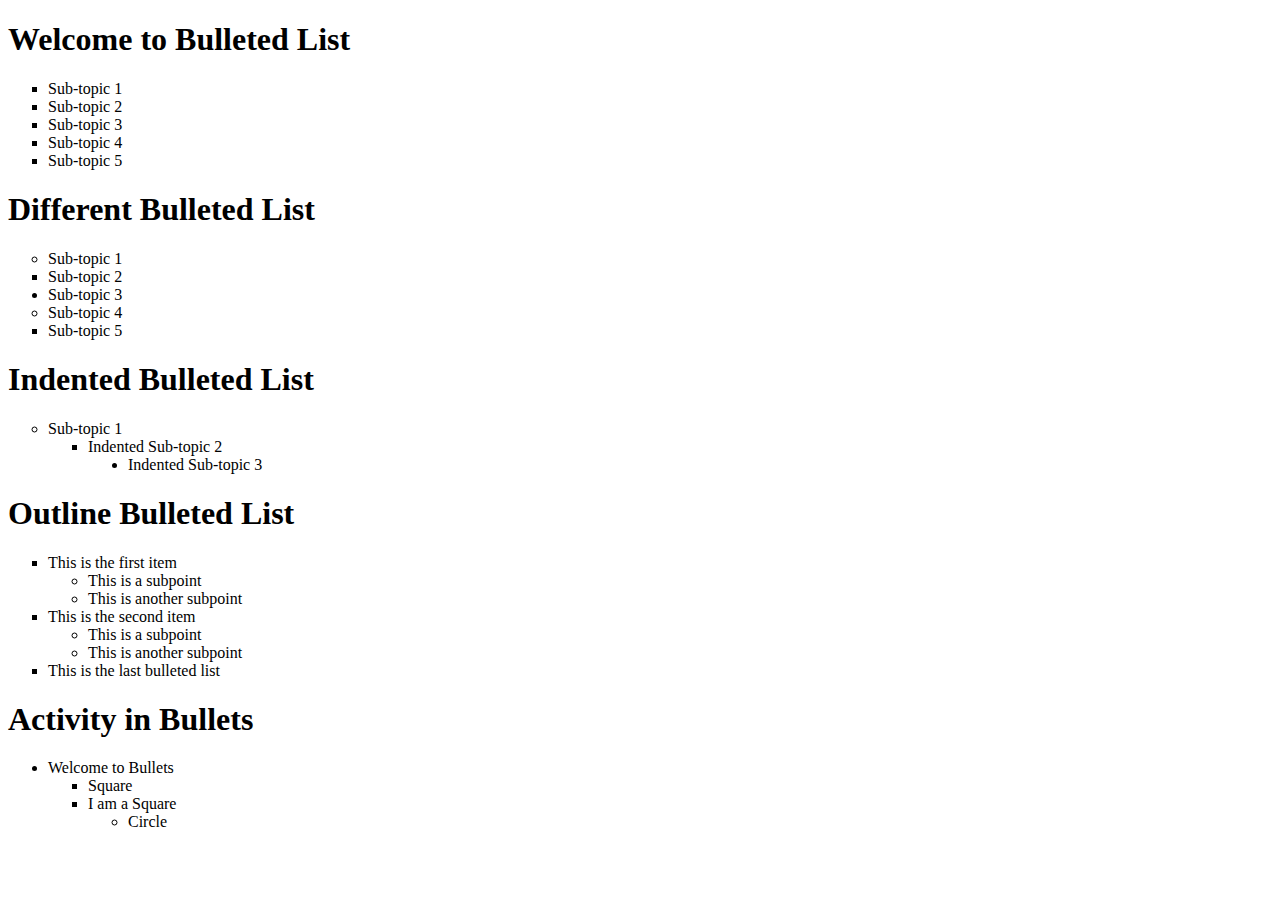
<file: unorderedList.html>
<!DOCTYPE HTML>
<html  lang="en">
<head>
    
    <meta charset="utf-8" >
    <title></title>
    <style>
    </style>
</head>
<body>
    <!--GAPAZ-->
    <!--10/02/2021-->
    <h1>Welcome to Bulleted List</h1>
	<ul  type="square">
		<li>Sub-topic 1</li>
		<li>Sub-topic 2</li>
		<li>Sub-topic 3</li>
		<li>Sub-topic 4</li>
		<li>Sub-topic 5</li>
	</ul>

	<h1>Different Bulleted List</h1>
	<ul>
		<li type="circle">Sub-topic 1</li>
		<li type="square">Sub-topic 2</li>
		<li type="disc">Sub-topic 3</li>
		<li type="circle">Sub-topic 4</li>
		<li type="square">Sub-topic 5</li>
	</ul>
	

	<h1>Indented Bulleted List</h1>	
	<ul type="circle">
		<li>Sub-topic 1</li>
			<ul>	
				<li type="square">Indented Sub-topic 2</li>
					<ul type="disc">
						<li>Indented Sub-topic 3</li>
	</ul></ul></ul>
	
	

	<h1>Outline Bulleted List</h1>	
	<ul type="square">
		<li>This is the first item</li>
			<ul type="circle">
				<li>This is a subpoint</li>
				<li>This is another subpoint</li>
			</ul>
			
		<li>This is the second item	
			<ul type="circle">
				<li>This is a subpoint</li>
				<li>This is another subpoint</li>
			</ul>	
		<li>This is the last bulleted list</li>	
	</ul>	
	

	</ul>
	<h1>Activity in Bullets</h1>
	<ul>
		<li>Welcome to  Bullets</li>
			<ul type="square">
				<li>Square</li>
				<li>I am a Square</li>
					<ul type="circle">	
						<li>Circle</li>
					</ul>	
			</ul>		
	</ul>

    

</body>
</html>
</file>
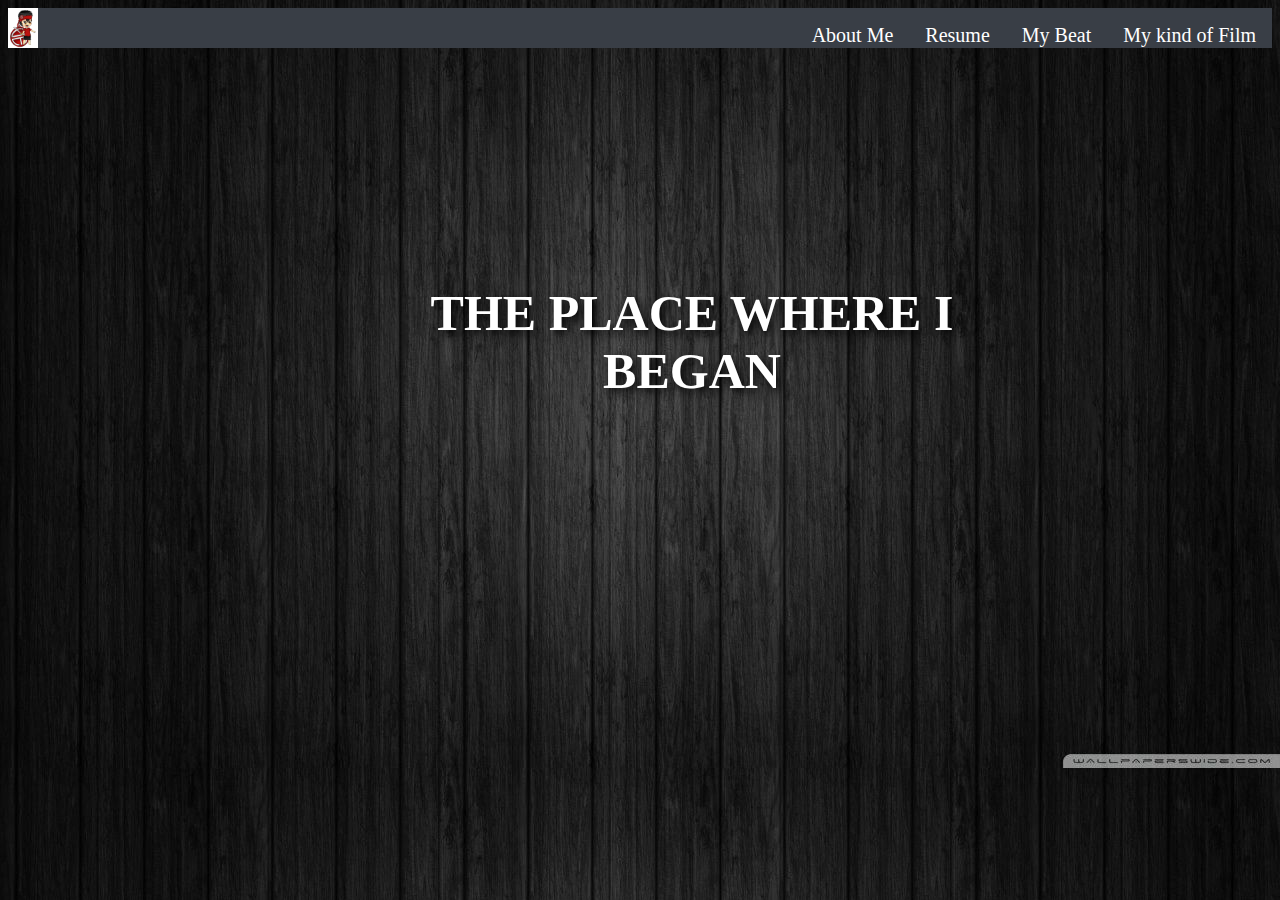
<file: GAPAZ_LANDINGPAGE_ITAD/landing_page.html>
<!DOCTYPE HTML>
<html  lang="en">
<head>
    
    <meta charset="utf-8" >
    <title></title>
    <style>


	a {
		float:right;
		display: block;
		padding: 16px;
		text-decoration: none;
		font-size: 20px;
		color:white;
		  
	}
	

	.divjourney h1{
		position: absolute;
		width: 600px;
		height: 300px;
		font-size: 	50px;
		text-transform: uppercase;
		text-shadow: 3px 4px 10px black;
		margin: 20% 30%;
		text-align: center;
		font-family: 'Kavoon', cursive;
		color: white;
	}
	div{
		background-color:#393E46;
		width:100%;
		height:20px;
	}
	
	div a:hover{
		font-weight:bold;
		font-style:italic;
	}
	img{
		width:30px;

	}
    </style>
</head>
<body background="bghome.jpg">
	
	<div>
		<img src="warrior.jpg">
		<a href="Movies/MyKindOfFilm.html">My kind of Film</a></li>
		<a href="MyBeat/myBeat.html">My Beat</a></li>
		<a href="Resume/GAPAZ_RESUME.html">Resume</a></li>
		<a href="AboutMe/GAPAZ_ABOUT_ME.html">About Me</a></li>	
	</div>

	<div class="divjourney">
	<h1>The Place Where I Began</h1>
	</div>
</body>
</html>
</file>
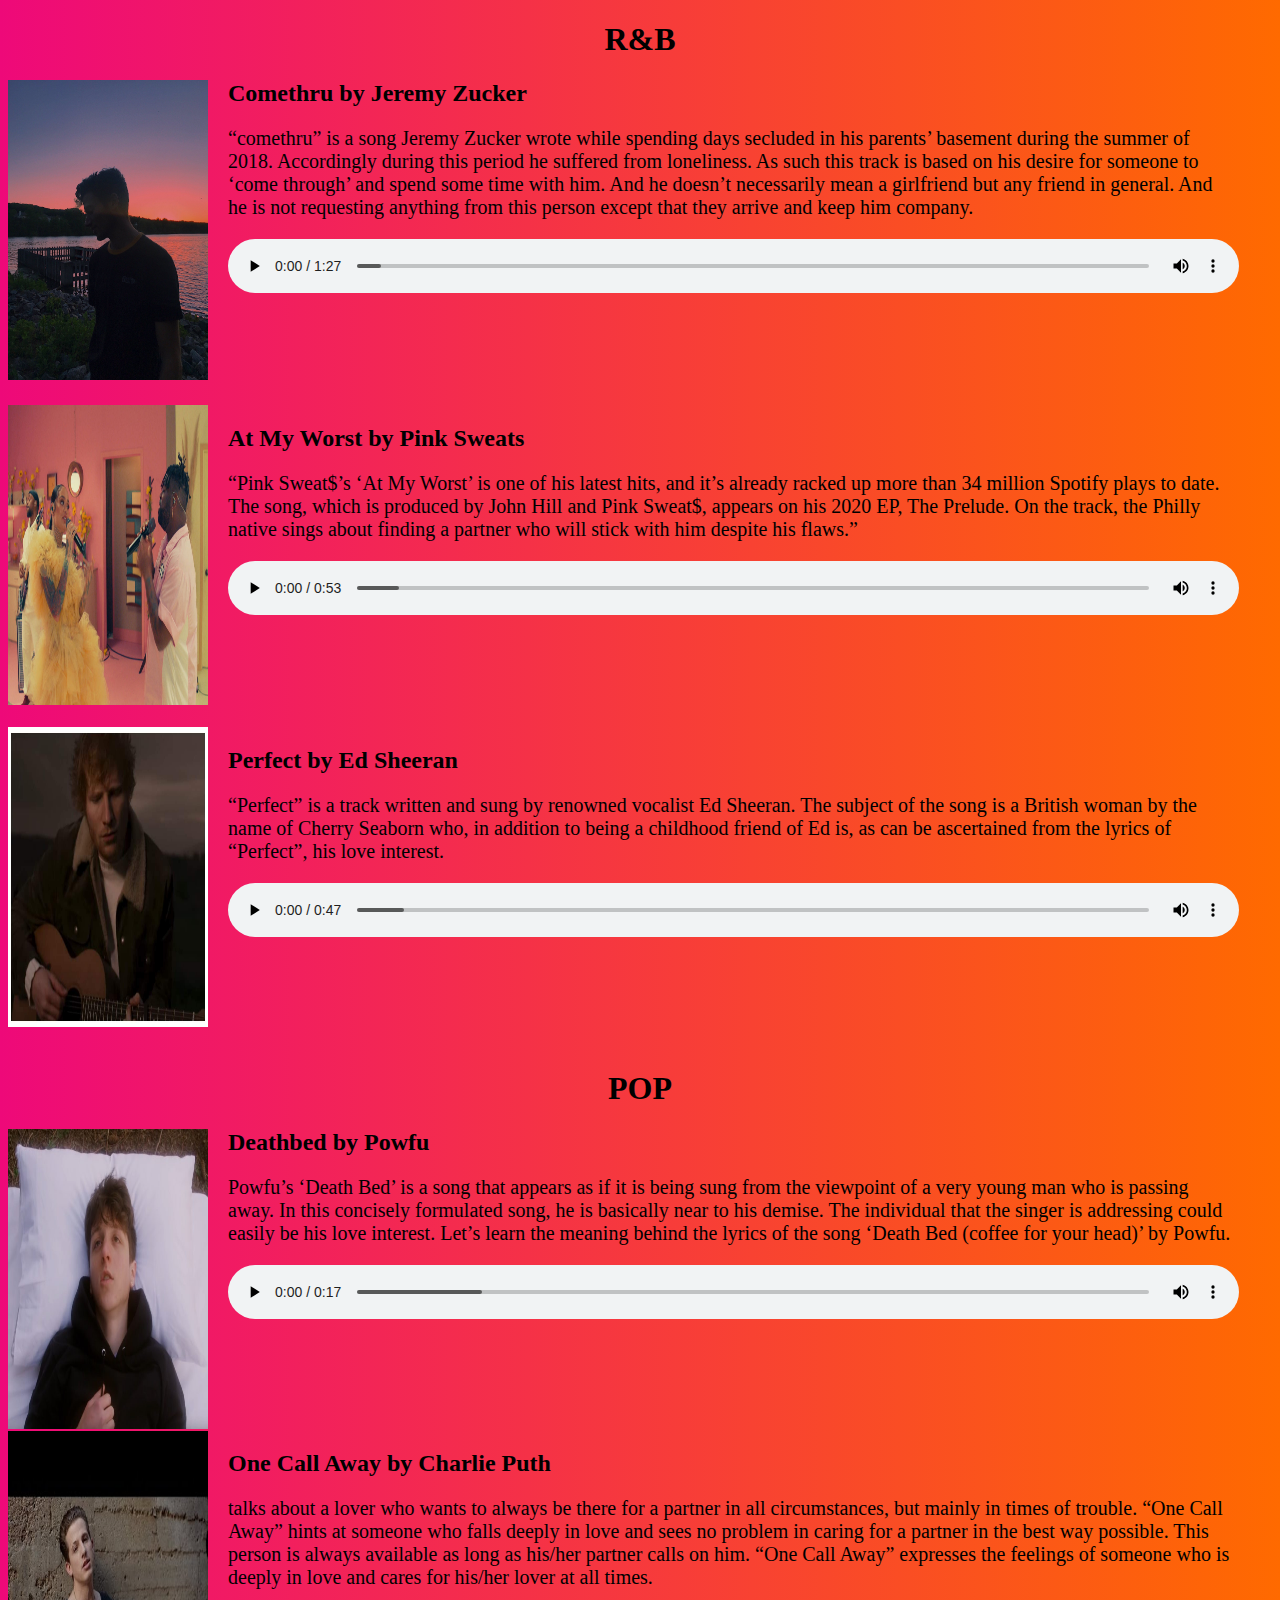
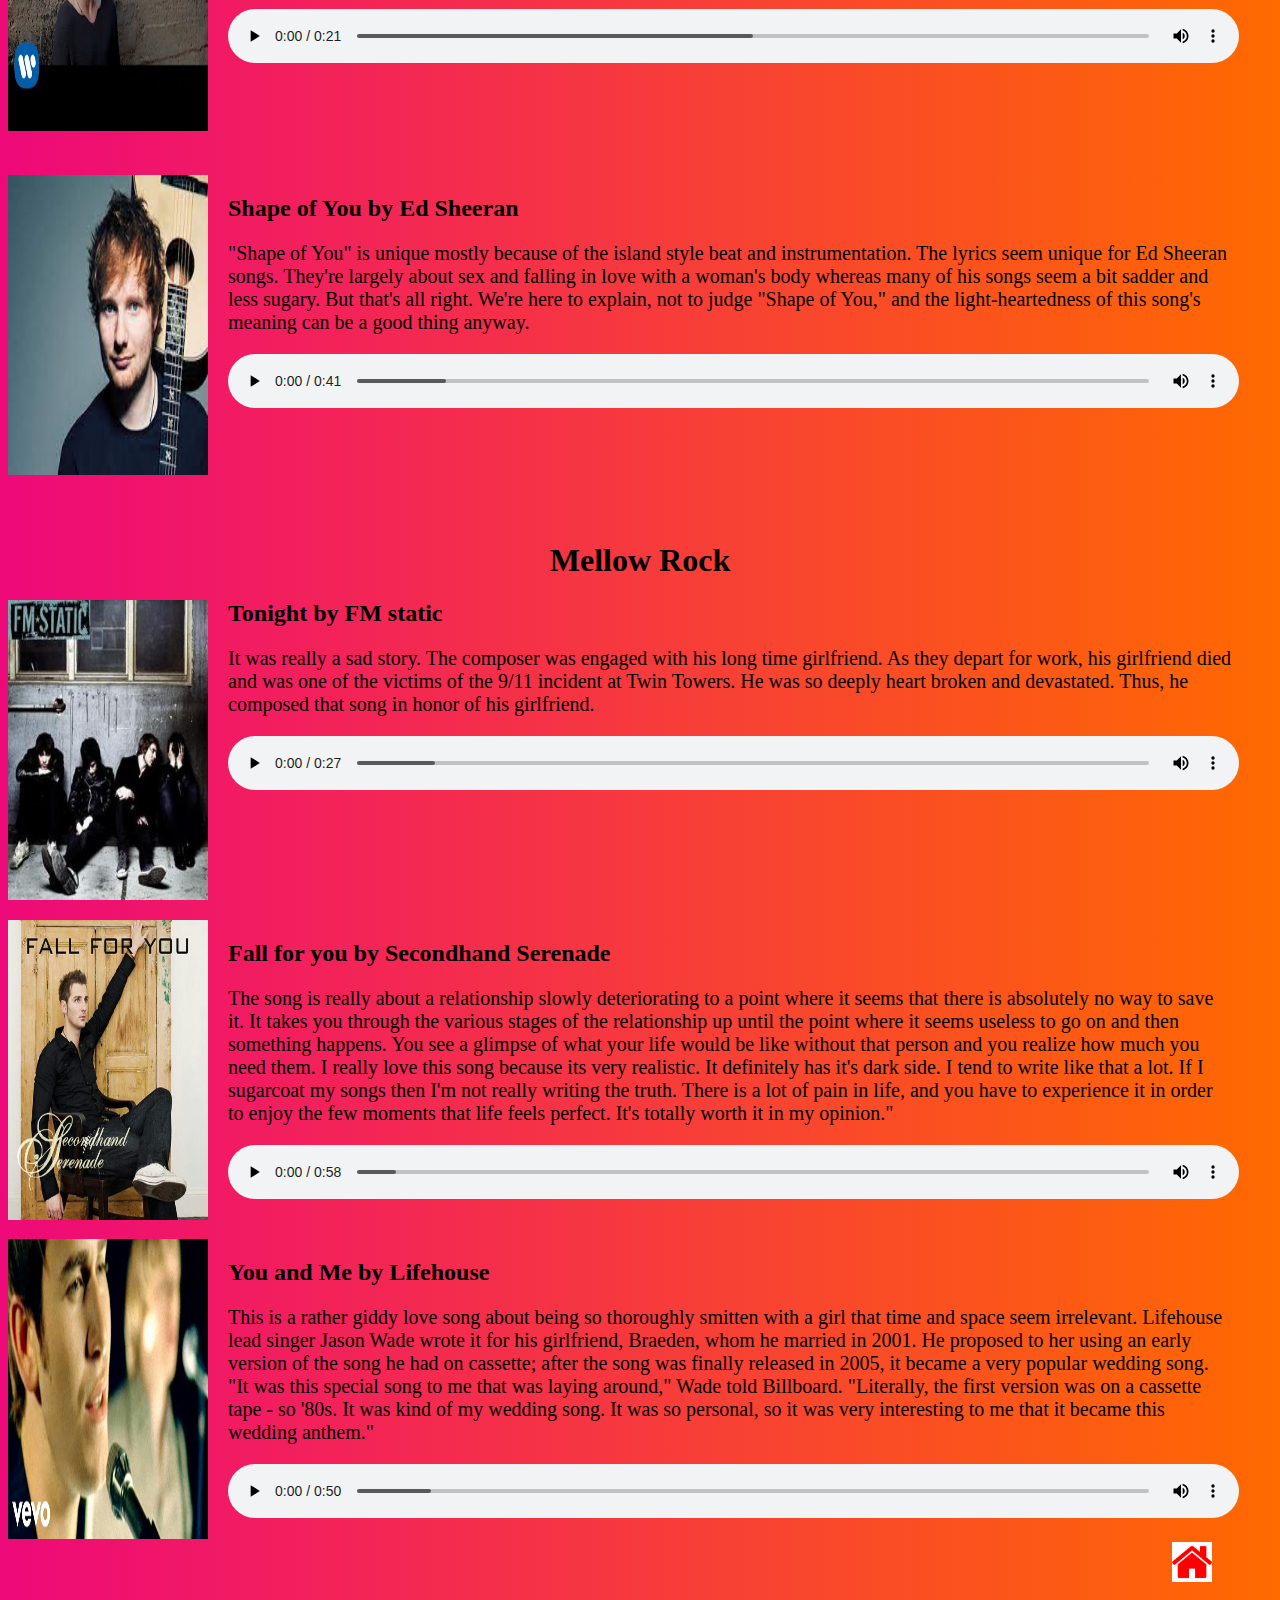
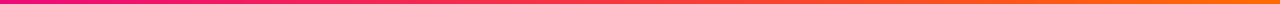
<file: GAPAZ_LANDINGPAGE_ITAD/MyBeat/myBeat.html>
<!DOCTYPE HTML>
<html  lang="en">
<head>
    
    <meta charset="utf-8" >
    <title></title>
    <style>
	.design{
		background: linear-gradient(to right, #ee0979, #ff6a00);
	}
	img{
		width:200px;
		height:300px;
		float:left;
		padding-right:20px;
	}
	
	blockquote p {
		font-family:Verdana;
		font-size:20px;
	}
	audio{
		width:80%;
	}
	.icon{
		width:40px;
		height:40px;
	}
    </style>
</head>
<body class="design">
	<h1 style="text-align:center">R&B</h1>
	<img src="jeremy.jpg">
	<h2>Comethru by Jeremy Zucker</h2>
	<blockquote><p>“comethru” is a song Jeremy Zucker wrote while spending days secluded in his parents’
	basement during the summer of 2018. Accordingly during this period he suffered from
	loneliness. As such this track is based on his desire for someone to ‘come through’
	and spend some time with him. And he doesn’t necessarily mean a girlfriend but any
	friend in general. And he is not requesting anything from this person except that they
	arrive and keep him company.</p></blockquote>
	
	<audio controls>
		<source src="comethru.mp3" type="audio/mp3">
	</audio>
	<br><br><br><br><br><br><br>
	<img src="pink.jpg">
	<h2>At My Worst by Pink Sweats</h2>
	<blockquote><p>“Pink Sweat$’s ‘At My Worst’ is one of his latest hits, and it’s already
	racked up more than 34 million Spotify plays to date. The song, which is produced by
	John Hill and Pink Sweat$, appears on his 2020 EP, The Prelude. On the track, the Philly
	native sings about finding a partner who will stick with him despite his flaws.”
	</p></blockquote>
	
	<audio controls>
		<source src="pinkSweats.mp3" type="audio/mp3">
	</audio>
	<br><br><br><br><br><br><br>
	<img src="ed.jpg">
	<h2>Perfect by Ed Sheeran</h2>
	<blockquote><p>“Perfect” is a track written and sung by renowned vocalist Ed Sheeran. 
	The subject of the song is a British woman by the name of Cherry Seaborn who, in addition
	to being a childhood friend of Ed is, as can be ascertained from the lyrics of “Perfect”,
	his love interest.
	</p></blockquote>
	<audio controls>
		<source src="ed.mp3" type="audio/mp3">
	</audio>
	<br><br><br><br><br><br><br>
	<h1 style="text-align:center" id="pop">POP</h1>
	<img src="death.jpg">
	<h2>Deathbed by Powfu</h2>
	<blockquote><p>Powfu’s ‘Death Bed’ is a song that appears as if it is being sung from
	the viewpoint of a very young man who is passing away. In this concisely formulated song, 
	he is basically near to his demise. The individual that the singer is addressing could 
	easily be his love interest. Let’s learn the meaning behind the lyrics of the song ‘Death 
	Bed (coffee for your head)’ by Powfu.
	</p></blockquote>
	
	<audio controls>
		<source src="deat.mp3" type="audio/mp3">
	</audio>
	<br><br><br><br><br><br><br>
	
	<img src="1.jpg">
	<h2>One Call Away by Charlie Puth</h2>
	<blockquote><p>talks about a lover who wants to always be there for a partner in all 
	circumstances, but mainly in times of trouble. “One Call Away” hints at someone who 
	falls deeply in love and sees no problem in caring for a partner in the best way 
	possible. This person is always available as long as his/her partner calls on him. 
	“One Call Away” expresses the feelings of someone who is deeply in love and cares 
	for his/her lover at all times.
	</p></blockquote>
	<audio controls>
		<source src="call.mp3" type="audio/mp3">
	</audio>
	<br><br><br><br><br><br><br>
	
	<img src="shape.jpg">
	<h2>Shape of You by Ed Sheeran</h2>
	<blockquote><p>"Shape of You" is unique mostly because of the island style beat and 
	instrumentation. The lyrics seem unique for Ed Sheeran songs. They're largely about sex 
	and falling in love with a woman's body whereas many of his songs seem a bit sadder and 
	less sugary. But that's all right. We're here to explain, not to judge "Shape of You," 
	and the light-heartedness of this song's meaning can be a good thing anyway. 
	</p></blockquote>
	<audio controls>
		<source src="shape.mp3" type="audio/mp3">
	</audio>
	<br><br><br><br><br><br><br>
	
	<h1 style="text-align:center" id="rock">Mellow Rock</h1>
	<img src="tonight.jpg">
	<h2>Tonight by FM static</h2>
	<blockquote><p>It was really a sad story. The composer was engaged with his long time 
	girlfriend. As they depart for work, his girlfriend died and was one of the victims of 
	the 9/11 incident at Twin Towers. He was so deeply heart broken and devastated. Thus, 
	he composed that song in honor of his girlfriend.
	</p></blockquote>
	
	<audio controls>
		<source src="tonight.mp3" type="audio/mp3">
	</audio>
	<br><br><br><br><br><br><br><br>
	
	<img src="fall.jpg">
	<h2>Fall for you by Secondhand Serenade</h2>
	<blockquote><p>The song is really about a relationship slowly deteriorating to a point 
	where it seems that there is absolutely no way to save it. It takes you through the 
	various stages of the relationship up until the point where it seems useless to go on 
	and then something happens. You see a glimpse of what your life would be like without 
	that person and you realize how much you need them. I really love this song because its 
	very realistic. It definitely has it's dark side. I tend to write like that a lot. 
	If I sugarcoat my songs then I'm not really writing the truth. There is a lot of pain 
	in life, and you have to experience it in order to enjoy the few moments that life feels 
	perfect. It's totally worth it in my opinion."
	</p></blockquote>
	
	<audio controls>
		<source src="fall.mp3" type="audio/mp3">
	</audio>
	<br><br><br>
	
	<img src="you.jpg">
	<h2>You and Me by Lifehouse</h2>
	<blockquote><p>This is a rather giddy love song about being so thoroughly smitten with a 
	girl that time and space seem irrelevant. Lifehouse lead singer Jason Wade wrote it for 
	his girlfriend, Braeden, whom he married in 2001. He proposed to her using an early 
	version of the song he had on cassette; after the song was finally released in 2005, 
	it became a very popular wedding song. "It was this special song to me that was laying 
	around," Wade told Billboard. "Literally, the first version was on a cassette tape - so 
	'80s. It was kind of my wedding song. It was so personal, so it was very interesting 
	to me that it became this wedding anthem."
	</p></blockquote>
	
	<audio controls>
		<source src="you.mp3" type="audio/mp3">
	</audio>
	<blockquote><p><a style="float:right;"href="../landing_page.html"><img src="../icon.png" class="icon">
	</a></p></blockquote>

	<br><br><br>
	
	
</body>
</html>
</file>
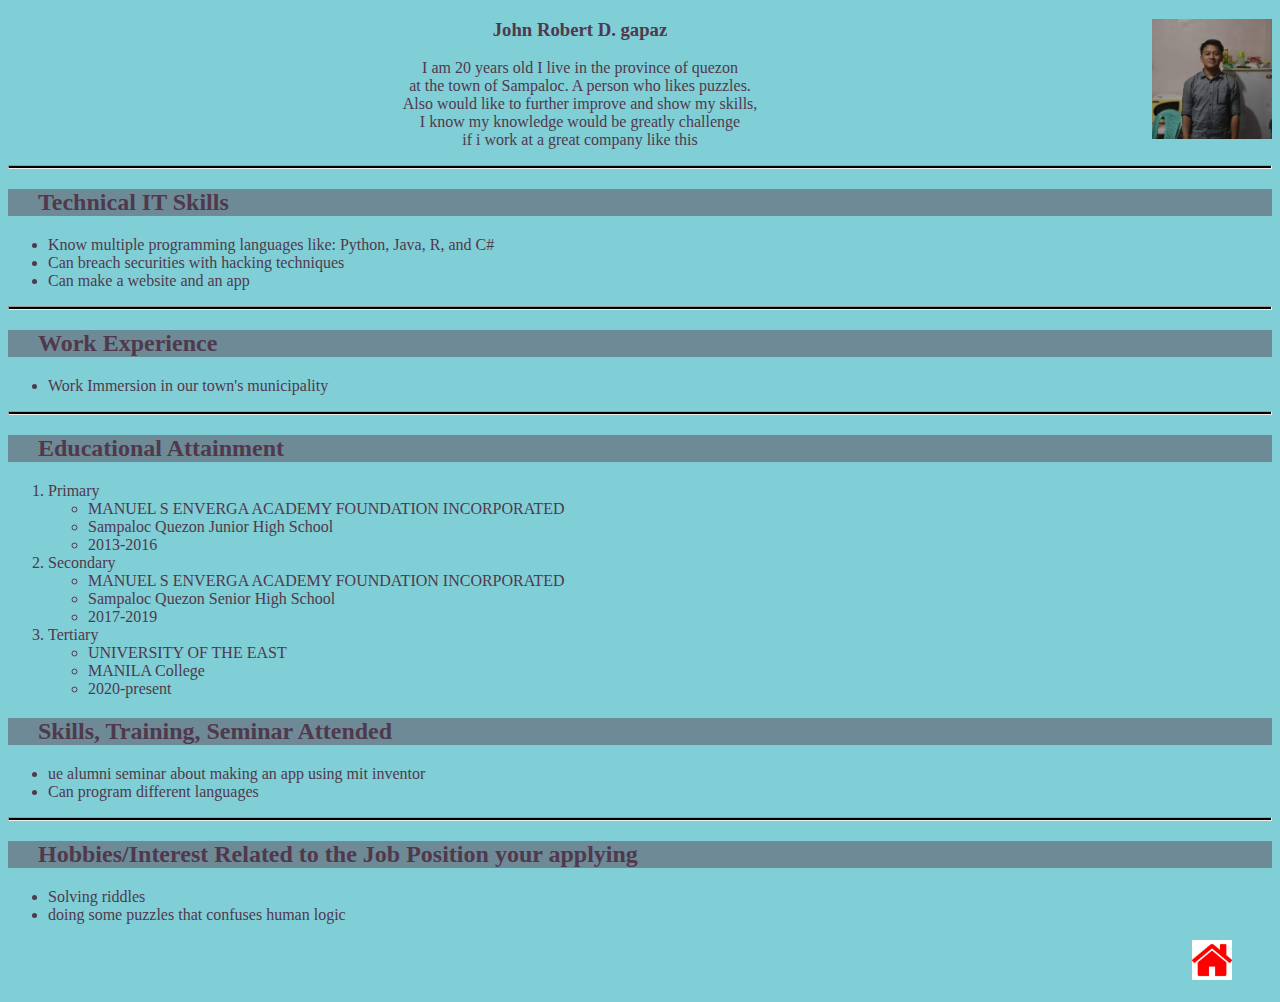
<file: GAPAZ_LANDINGPAGE_ITAD/Resume/GAPAZ_RESUME.html>
<!DOCTYPE HTML>
<html  lang="en">
<head>
    
    <meta charset="utf-8" >
    <title></title>
    <style>
	.icon{
	width:40px;
	height:40px;
	}
    </style>
</head>
<body>
    <!--GAPAZ-->
    <!--16/02/2021-->
	<link rel="stylesheet" type="text/css" href="GAPAZ_resumeDesign_itad.css"/>
    <img src="gapaz.jpg">
    <h3>John Robert D. gapaz</h3>
	<p id="fParagraph">I am 20 years old I live in the province of quezon<br>at the town of Sampaloc.
	 A person who likes puzzles.<br> Also would like to further improve and show my skills,<br>
	 I know my knowledge would be greatly challenge<br> if i work at a great company like this</p>

	<hr>
	<h2 class="fh2">Technical IT Skills</h2>
	<ul >
		<li>Know multiple programming languages like: Python, Java, R, and C#</li>
		<li>Can breach securities with hacking techniques</li>
		<li>Can make a website and an app</li>
	</ul>

	<hr>
	<h2 class="fh2">Work Experience</h2>
	<ul>
		<li>Work Immersion in our town's municipality</li>
	</ul>

	<hr>
	
	<h2 class="fh2" id="education">Educational Attainment</h2>
	<ol >
		<li>Primary</li>
			<ul>
				<li>MANUEL S ENVERGA ACADEMY FOUNDATION INCORPORATED</li>
				<li>Sampaloc Quezon Junior High School</li>
				<li>2013-2016</li>
			</ul>
		
		<li>Secondary</li>
			<ul>
				<li>MANUEL S ENVERGA ACADEMY FOUNDATION INCORPORATED</li>
				<li>Sampaloc Quezon Senior High School</li>
				<li>2017-2019</li>
			</ul>
			
		<li>Tertiary</li>
			<ul>
				<li>UNIVERSITY OF THE EAST</li>
				<li>MANILA College</li>
				<li>2020-present</li>
			</ul>

	</ol>
	<h2 class="fh2">Skills, Training, Seminar Attended</h2>
	<ul>
		<li>ue alumni seminar about making an app using mit inventor</li>
		<li>Can program different languages</li>
	</ul>
	<hr>
	<h2 class="fh2">Hobbies/Interest Related to the Job Position your applying</h2>
	<ul>
		<li>Solving riddles</li>
		<li>doing some puzzles that confuses human logic</li>
	</ul>
	<blockquote><p><a style="float:right;"href="../landing_page.html"><img src="../icon.png" class="icon">
	</a></p></blockquote>
	<br><br><br>
</body>
</html>
</file>
<file: GAPAZ_LANDINGPAGE_ITAD/Resume/GAPAZ_resumeDesign_itad.css>
img{
	width: 120px;
	height: 120px;
	float: right;
	
}
h3{
	text-align:center;
	
}
#fParagraph{
	text-align:center;
}
hr{
	height:2px;
	border-width:20;
	color:black;
	background-color:black;
}
.fh2{
		text-indent: 30px;
		font-family: tahoma;
		background-color:#6D8A96;
}
ul{
	type:disc;
}
ol{
	type:1;
}
body{
		background-color:#80ced6;
		color:#50394c;
		font-family: Verdana;
}
</file>
